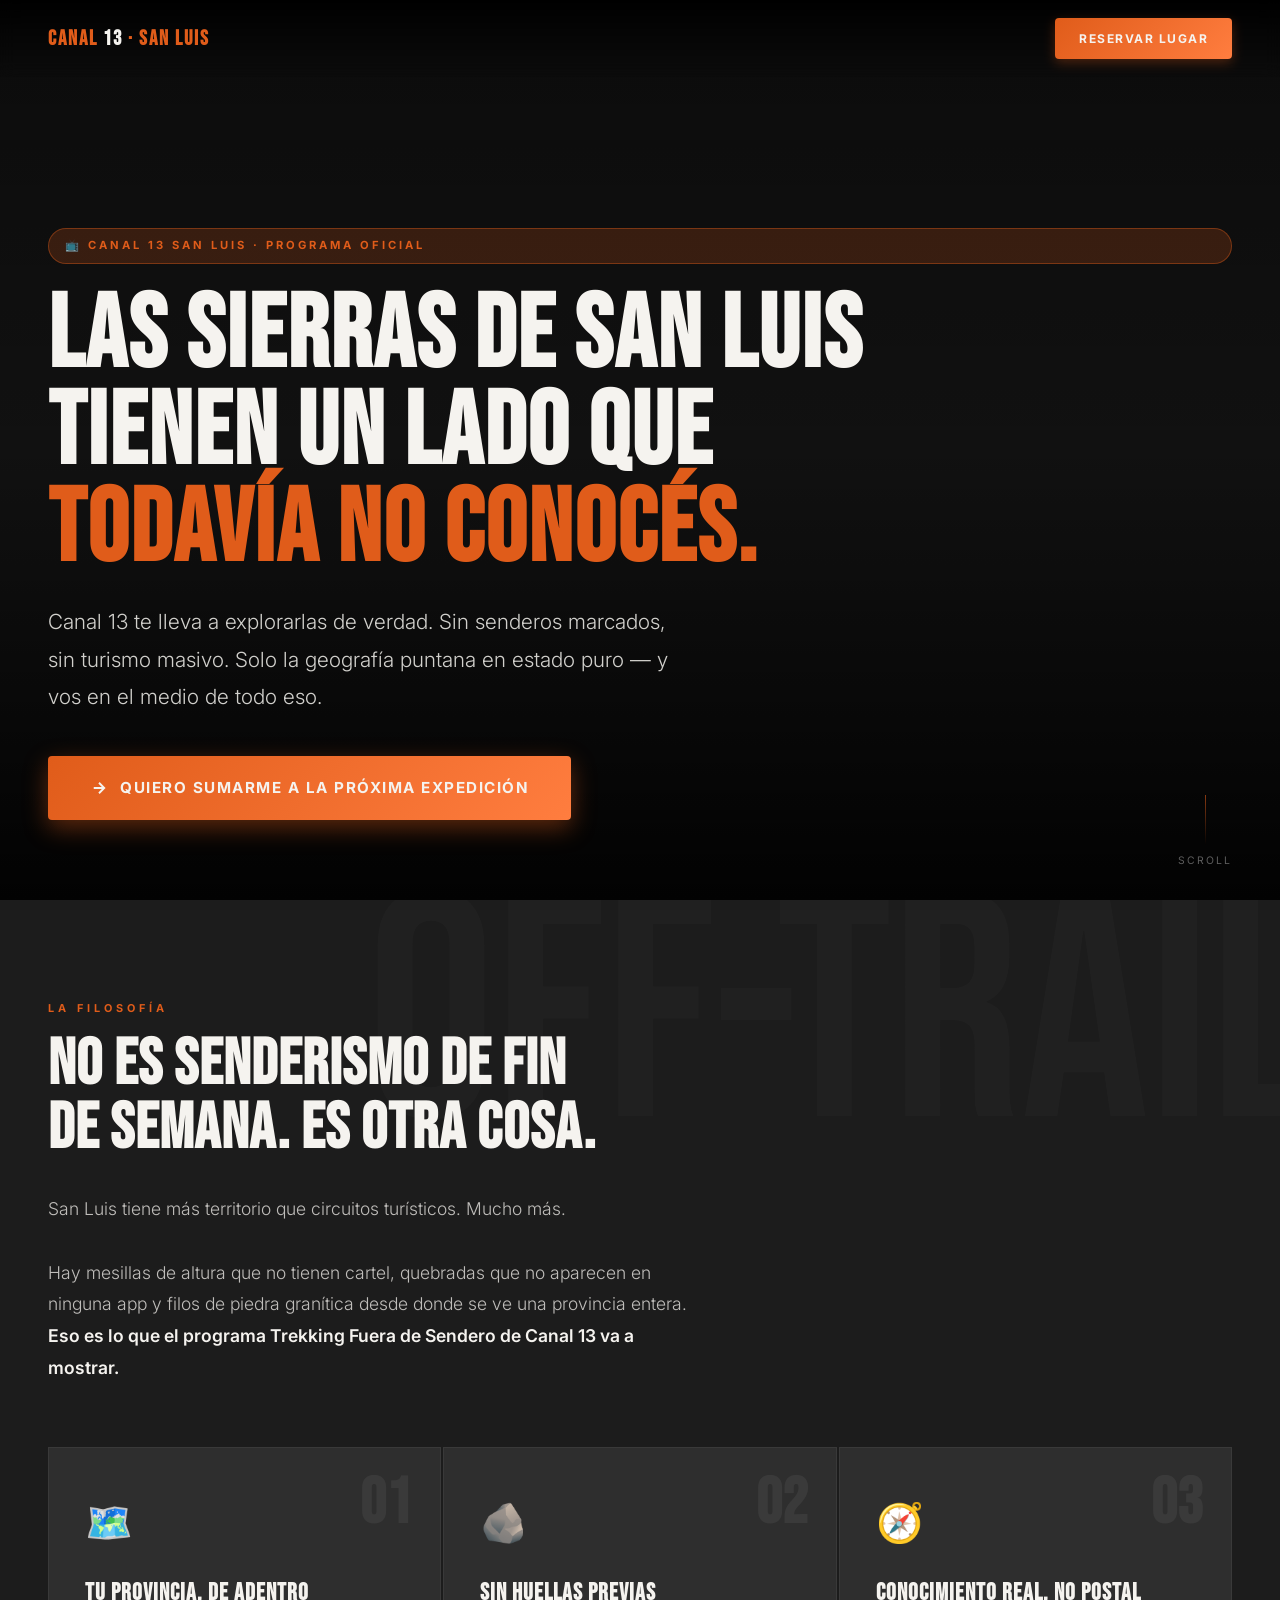
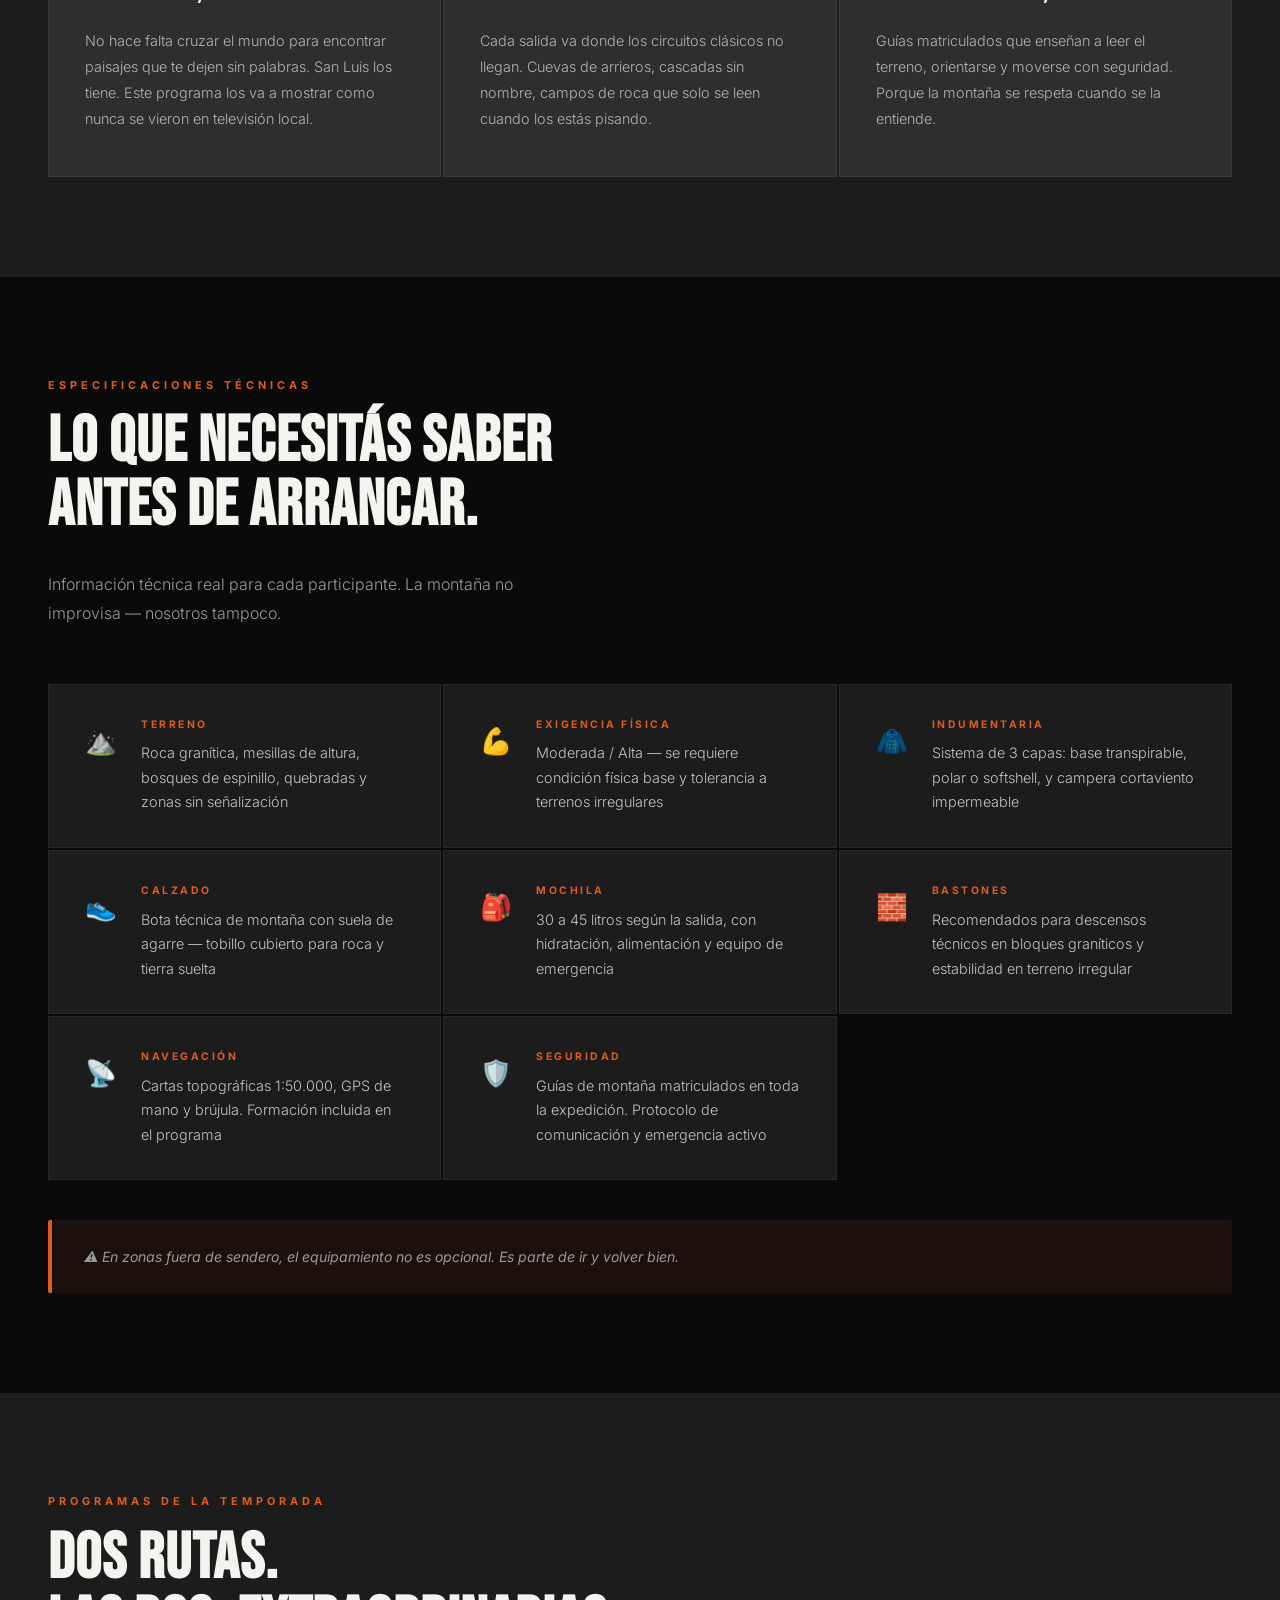
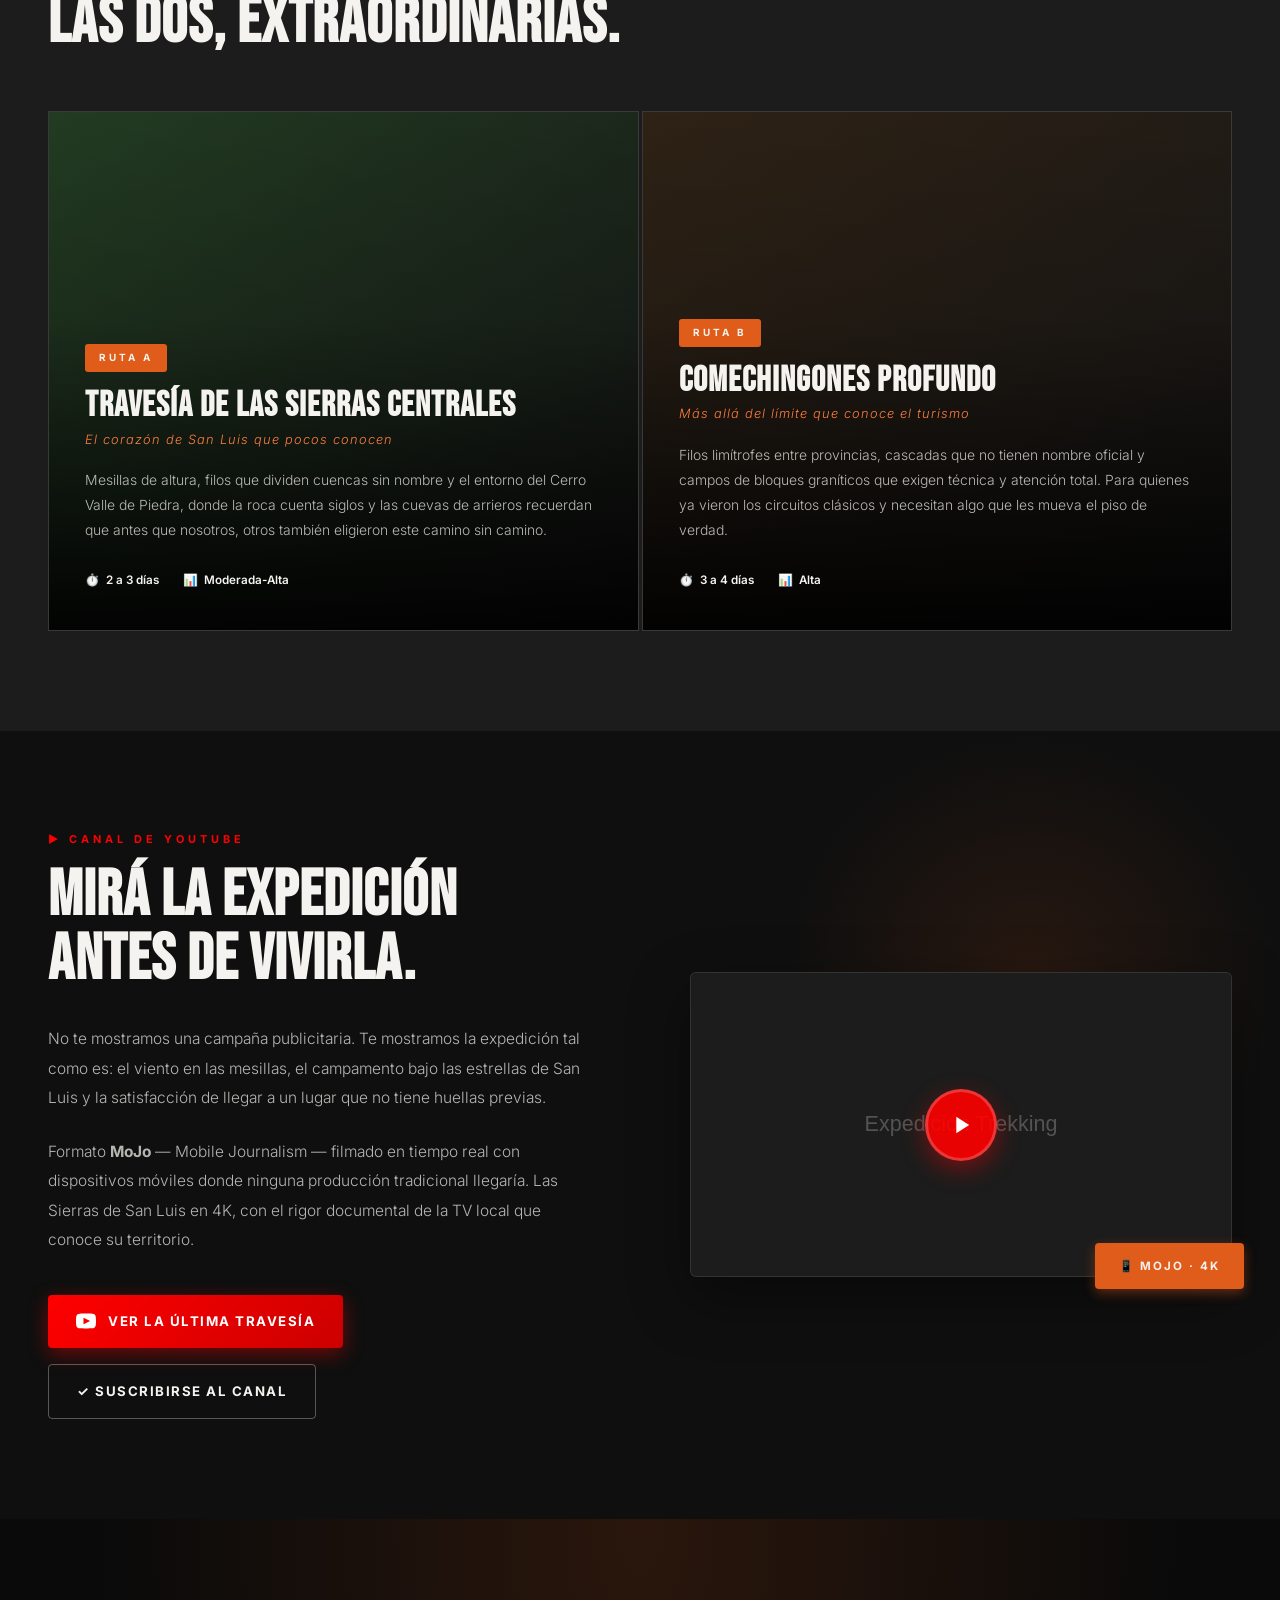
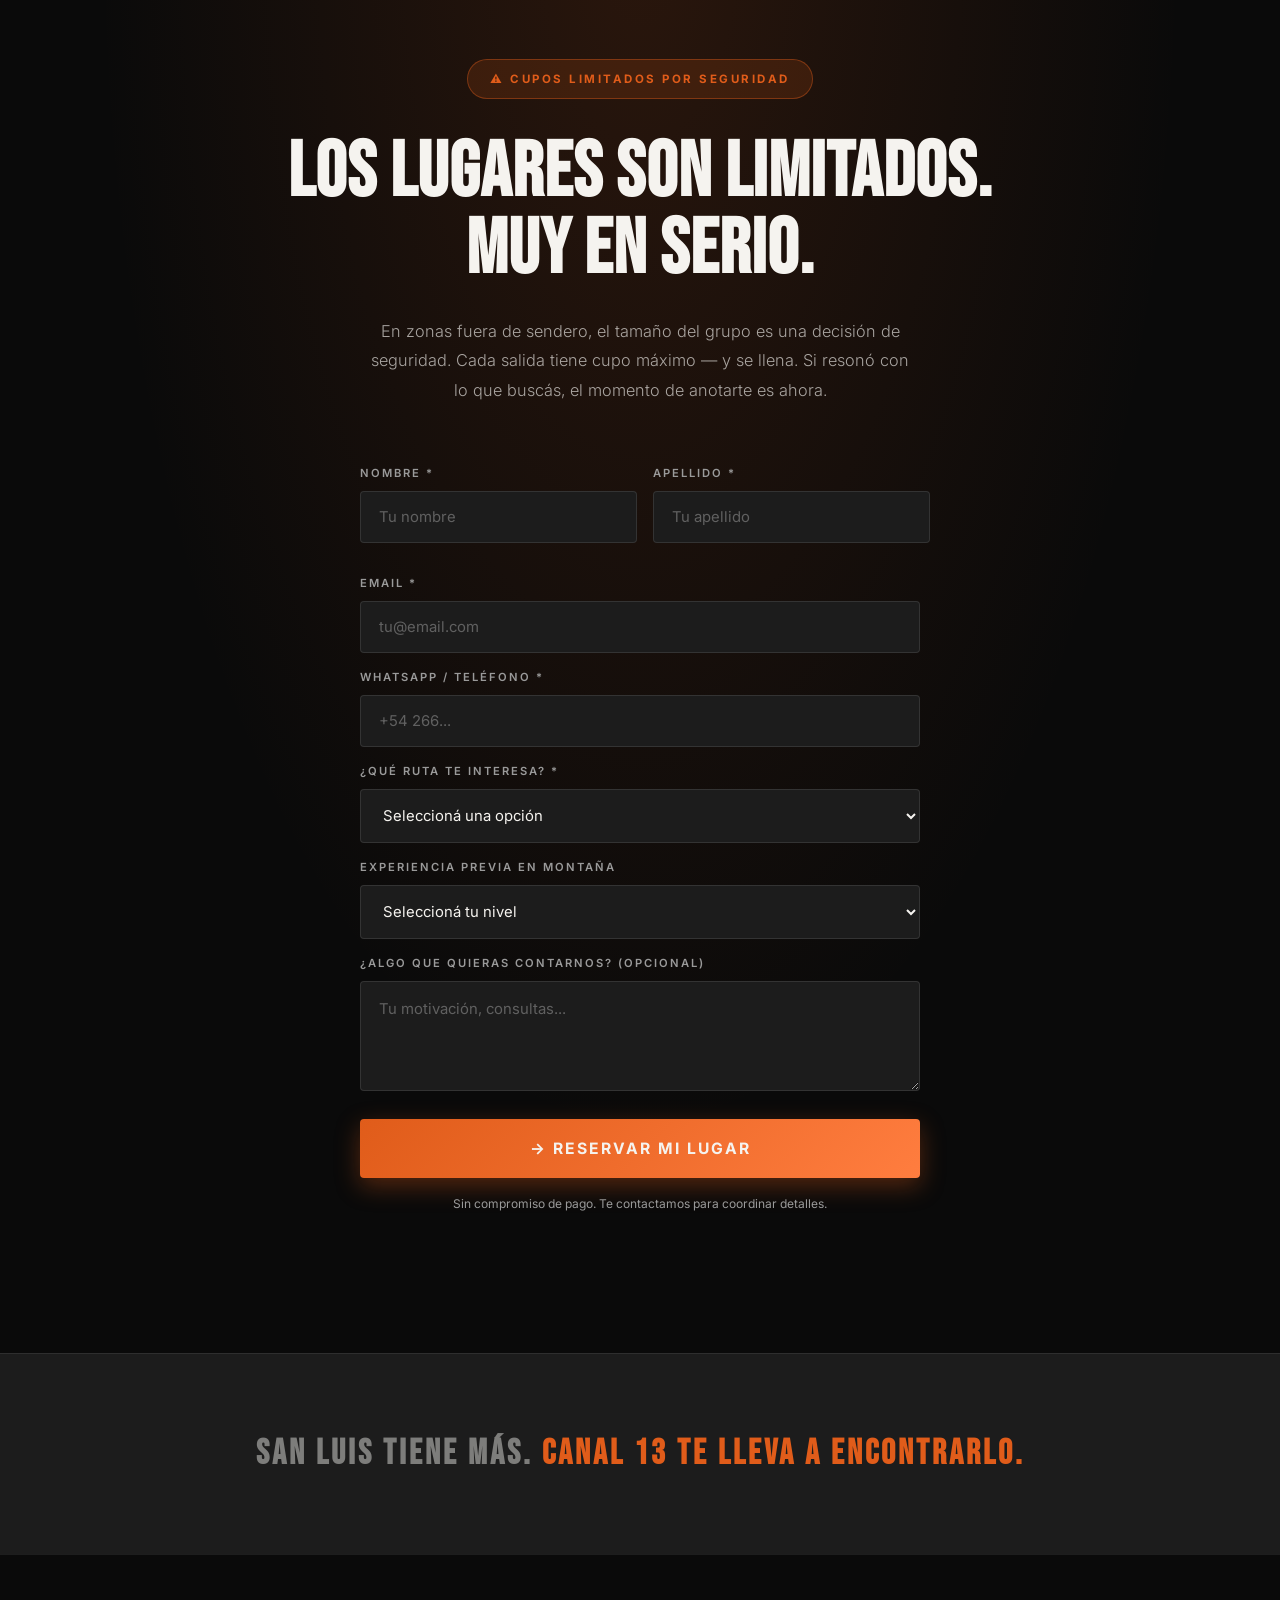
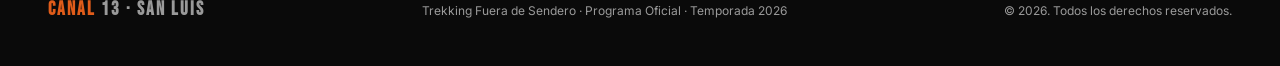
<file: index.html>
<!DOCTYPE html>
<html lang="es">
<head>
  <!-- Meta Esenciales -->
  <meta charset="UTF-8" />
  <meta name="viewport" content="width=device-width, initial-scale=1.0, viewport-fit=cover" />
  <meta http-equiv="X-UA-Compatible" content="IE=edge" />
  <meta name="theme-color" content="#0a0a0a" />
  
  <!-- SEO Premium -->
  <title>Trekking Fuera de Sendero | Canal 13 San Luis - Expediciones Off-Trail</title>
  <meta name="description" content="Expediciones de trekking off-trail en las Sierras de San Luis. Guías matriculados, terreno sin senderos, máxima seguridad. Cupos limitados 2026." />
  <meta name="keywords" content="trekking, montaña, senderismo, San Luis, expedición, off-trail, sierras, outdoor" />
  <meta name="author" content="Canal 13 San Luis" />
  <meta name="robots" content="index, follow, max-snippet:-1, max-image-preview:large, max-video-preview:-1" />
  
  <!-- Open Graph -->
  <meta property="og:type" content="website" />
  <meta property="og:title" content="Trekking Fuera de Sendero — Canal 13 San Luis" />
  <meta property="og:description" content="Expediciones de montaña en las Sierras de San Luis. Sin senderos marcados. Con guías profesionales." />
  <meta property="og:image" content="https://tu-dominio.com/og-image-1200x630.jpg" />
  <meta property="og:url" content="https://tu-dominio.com/" />
  
  <!-- Twitter Card -->
  <meta name="twitter:card" content="summary_large_image" />
  <meta name="twitter:title" content="Trekking Fuera de Sendero" />
  <meta name="twitter:description" content="Expediciones en las Sierras de San Luis" />
  
  <!-- Favicon -->
  <link rel="icon" type="image/x-icon" href="/favicon.ico" />
  <link rel="apple-touch-icon" href="/apple-touch-icon-180x180.png" />
  
  <!-- Fuentes -->
  <link rel="preconnect" href="https://fonts.googleapis.com" crossorigin />
  <link href="https://fonts.googleapis.com/css2?family=Bebas+Neue&family=Inter:wght@300;400;500;600;700&display=swap" rel="stylesheet" />
  
  <!-- Canonical -->
  <link rel="canonical" href="https://tu-dominio.com/" />
  
  <!-- Schema.org JSON-LD -->
  <script type="application/ld+json">
  {
    "@context": "https://schema.org",
    "@type": "TouristAttraction",
    "name": "Trekking Fuera de Sendero - Canal 13 San Luis",
    "description": "Expediciones de trekking off-trail en las Sierras de San Luis",
    "url": "https://tu-dominio.com",
    "areaServed": "San Luis",
    "organizer": {
      "@type": "Organization",
      "name": "Canal 13 San Luis"
    }
  }
  </script>

  <link rel="stylesheet" href="css/styles.css" />
</head>
<body>

  <nav role="navigation" aria-label="Navegación principal">
    <div class="nav-logo">CANAL <span>13</span> · SAN LUIS</div>
    <a href="#reserva" class="nav-cta">Reservar lugar</a>
  </nav>

  <section class="hero" aria-label="Sección de bienvenida">
    <div class="hero-bg"></div>
    <div class="hero-badge">📺 Canal 13 San Luis · Programa Oficial</div>
    <h1>Las Sierras de San Luis tienen un lado que <span>todavía no conocés.</span></h1>
    <p class="hero-sub">
      Canal 13 te lleva a explorarlas de verdad. Sin senderos marcados, sin turismo masivo.
      Solo la geografía puntana en estado puro — y vos en el medio de todo eso.
    </p>
    <a href="#reserva" class="hero-cta">
      <svg viewBox="0 0 24 24" fill="none" stroke="currentColor" stroke-width="2.5" aria-hidden="true"><path d="M5 12h14M12 5l7 7-7 7"/></svg>
      Quiero sumarme a la próxima expedición
    </a>
    <div class="hero-scroll" aria-hidden="true">
      <div class="hero-scroll-line"></div>
      scroll
    </div>
  </section>

  <section class="mistica" aria-label="Filosofía del programa">
    <div class="section-label">La filosofía</div>
    <h2>No es senderismo de fin<br>de semana. Es otra cosa.</h2>
    <p class="mistica-intro">
      San Luis tiene más territorio que circuitos turísticos. Mucho más.<br><br>
      Hay mesillas de altura que no tienen cartel, quebradas que no aparecen en ninguna app
      y filos de piedra granítica desde donde se ve una provincia entera.
      <strong>Eso es lo que el programa Trekking Fuera de Sendero de Canal 13 va a mostrar.</strong>
    </p>
    <div class="pillars">
      <div class="pillar">
        <div class="pillar-number" aria-hidden="true">01</div>
        <span class="pillar-icon" aria-hidden="true">🗺️</span>
        <h3>Tu provincia, de adentro</h3>
        <p>No hace falta cruzar el mundo para encontrar paisajes que te dejen sin palabras. San Luis los tiene. Este programa los va a mostrar como nunca se vieron en televisión local.</p>
      </div>
      <div class="pillar">
        <div class="pillar-number" aria-hidden="true">02</div>
        <span class="pillar-icon" aria-hidden="true">🪨</span>
        <h3>Sin huellas previas</h3>
        <p>Cada salida va donde los circuitos clásicos no llegan. Cuevas de arrieros, cascadas sin nombre, campos de roca que solo se leen cuando los estás pisando.</p>
      </div>
      <div class="pillar">
        <div class="pillar-number" aria-hidden="true">03</div>
        <span class="pillar-icon" aria-hidden="true">🧭</span>
        <h3>Conocimiento real, no postal</h3>
        <p>Guías matriculados que enseñan a leer el terreno, orientarse y moverse con seguridad. Porque la montaña se respeta cuando se la entiende.</p>
      </div>
    </div>
  </section>

  <section class="specs" aria-label="Especificaciones técnicas">
    <div class="section-label">Especificaciones técnicas</div>
    <h2>Lo que necesitás saber<br>antes de arrancar.</h2>
    <p class="specs-lead">Información técnica real para cada participante. La montaña no improvisa — nosotros tampoco.</p>
    <div class="specs-grid">
      <div class="spec-item">
        <div class="spec-icon" aria-hidden="true">⛰️</div>
        <div>
          <span class="spec-key">Terreno</span>
          <div class="spec-val">Roca granítica, mesillas de altura, bosques de espinillo, quebradas y zonas sin señalización</div>
        </div>
      </div>
      <div class="spec-item">
        <div class="spec-icon" aria-hidden="true">💪</div>
        <div>
          <span class="spec-key">Exigencia física</span>
          <div class="spec-val">Moderada / Alta — se requiere condición física base y tolerancia a terrenos irregulares</div>
        </div>
      </div>
      <div class="spec-item">
        <div class="spec-icon" aria-hidden="true">🧥</div>
        <div>
          <span class="spec-key">Indumentaria</span>
          <div class="spec-val">Sistema de 3 capas: base transpirable, polar o softshell, y campera cortaviento impermeable</div>
        </div>
      </div>
      <div class="spec-item">
        <div class="spec-icon" aria-hidden="true">👟</div>
        <div>
          <span class="spec-key">Calzado</span>
          <div class="spec-val">Bota técnica de montaña con suela de agarre — tobillo cubierto para roca y tierra suelta</div>
        </div>
      </div>
      <div class="spec-item">
        <div class="spec-icon" aria-hidden="true">🎒</div>
        <div>
          <span class="spec-key">Mochila</span>
          <div class="spec-val">30 a 45 litros según la salida, con hidratación, alimentación y equipo de emergencia</div>
        </div>
      </div>
      <div class="spec-item">
        <div class="spec-icon" aria-hidden="true">🧱</div>
        <div>
          <span class="spec-key">Bastones</span>
          <div class="spec-val">Recomendados para descensos técnicos en bloques graníticos y estabilidad en terreno irregular</div>
        </div>
      </div>
      <div class="spec-item">
        <div class="spec-icon" aria-hidden="true">📡</div>
        <div>
          <span class="spec-key">Navegación</span>
          <div class="spec-val">Cartas topográficas 1:50.000, GPS de mano y brújula. Formación incluida en el programa</div>
        </div>
      </div>
      <div class="spec-item">
        <div class="spec-icon" aria-hidden="true">🛡️</div>
        <div>
          <span class="spec-key">Seguridad</span>
          <div class="spec-val">Guías de montaña matriculados en toda la expedición. Protocolo de comunicación y emergencia activo</div>
        </div>
      </div>
    </div>
    <div class="specs-nota">⚠️ En zonas fuera de sendero, el equipamiento no es opcional. Es parte de ir y volver bien.</div>
  </section>

  <section class="rutas" aria-label="Programas disponibles">
    <div class="section-label">Programas de la temporada</div>
    <h2>Dos rutas.<br>Las dos, extraordinarias.</h2>
    <div class="rutas-grid">
      <article class="ruta-card">
        <div class="ruta-card-bg" style="background: linear-gradient(135deg, #2a4a2a, #1c1c1c);"></div>
        <div class="ruta-card-overlay"></div>
        <div class="ruta-card-content">
          <div class="ruta-tag">RUTA A</div>
          <h3>Travesía de las Sierras Centrales</h3>
          <div class="ruta-sub">El corazón de San Luis que pocos conocen</div>
          <p class="ruta-desc">Mesillas de altura, filos que dividen cuencas sin nombre y el entorno del Cerro Valle de Piedra, donde la roca cuenta siglos y las cuevas de arrieros recuerdan que antes que nosotros, otros también eligieron este camino sin camino.</p>
          <div class="ruta-meta">
            <div class="ruta-meta-item">⏱️ <span>2 a 3 días</span></div>
            <div class="ruta-meta-item">📊 <span>Moderada-Alta</span></div>
          </div>
        </div>
      </article>

      <article class="ruta-card">
        <div class="ruta-card-bg" style="background: linear-gradient(135deg, #3a2a1a, #1c1c1c);"></div>
        <div class="ruta-card-overlay"></div>
        <div class="ruta-card-content">
          <div class="ruta-tag">RUTA B</div>
          <h3>Comechingones Profundo</h3>
          <div class="ruta-sub">Más allá del límite que conoce el turismo</div>
          <p class="ruta-desc">Filos limítrofes entre provincias, cascadas que no tienen nombre oficial y campos de bloques graníticos que exigen técnica y atención total. Para quienes ya vieron los circuitos clásicos y necesitan algo que les mueva el piso de verdad.</p>
          <div class="ruta-meta">
            <div class="ruta-meta-item">⏱️ <span>3 a 4 días</span></div>
            <div class="ruta-meta-item">📊 <span>Alta</span></div>
          </div>
        </div>
      </article>
    </div>
  </section>

  <section class="youtube-section" aria-label="Canal de YouTube">
    <div class="youtube-inner">
      <div class="yt-text">
        <span class="section-label">▶ Canal de YouTube</span>
        <h2>Mirá la expedición<br>antes de vivirla.</h2>
        <p>
          No te mostramos una campaña publicitaria. Te mostramos la expedición tal como es:
          el viento en las mesillas, el campamento bajo las estrellas de San Luis y la
          satisfacción de llegar a un lugar que no tiene huellas previas.
        </p>
        <p>
          Formato <strong>MoJo</strong> — Mobile Journalism — filmado en tiempo real con dispositivos
          móviles donde ninguna producción tradicional llegaría. Las Sierras de San Luis en 4K,
          con el rigor documental de la TV local que conoce su territorio.
        </p>
        <div class="yt-buttons">
          <a href="https://www.youtube.com/@canal13sanluis" target="_blank" rel="noopener noreferrer" class="btn-yt btn-yt-primary">
            <svg width="20" height="20" viewBox="0 0 24 24" fill="currentColor" aria-hidden="true"><path d="M19.615 3.184c-3.604-.246-11.631-.245-15.23 0-3.897.266-4.356 2.62-4.385 8.816.029 6.185.484 8.549 4.385 8.816 3.6.245 11.626.246 15.23 0 3.897-.266 4.356-2.62 4.385-8.816-.029-6.185-.484-8.549-4.385-8.816zm-10.615 12.816v-8l8 3.993-8 4.007z"/></svg>
            Ver la última travesía
          </a>
          <a href="https://www.youtube.com/@canal13sanluis?sub_confirmation=1" target="_blank" rel="noopener noreferrer" class="btn-yt btn-yt-secondary">
            ✓ Suscribirse al canal
          </a>
        </div>
      </div>
      <div class="yt-visual">
        <div class="yt-thumb">
          <img src="assets/placeholder-video.svg" alt="Expedición Trekking" loading="lazy" width="1200" height="675" />
          <div class="yt-play">
            <div class="yt-play-btn">
              <svg width="28" height="28" viewBox="0 0 24 24" fill="white" aria-hidden="true"><path d="M8 5v14l11-7z"/></svg>
            </div>
          </div>
        </div>
        <div class="yt-mojo-badge">📱 MoJo · 4K</div>
      </div>
    </div>
  </section>

  <section class="cierre" id="reserva" aria-label="Formulario de reserva">
    <div class="cierre-badge">⚠️ Cupos limitados por seguridad</div>
    <h2>Los lugares son limitados.<br>Muy en serio.</h2>
    <p class="cierre-sub">
      En zonas fuera de sendero, el tamaño del grupo es una decisión de seguridad.
      Cada salida tiene cupo máximo — y se llena. Si resonó con lo que buscás, el momento de anotarte es ahora.
    </p>

    <div class="form-wrap">
      <form id="reservaForm" method="POST" action="https://formspree.io/f/YOUR-FORM-ID" novalidate>
        <div class="form-row">
          <div class="form-field">
            <label for="nombre">Nombre *</label>
            <input type="text" id="nombre" name="nombre" placeholder="Tu nombre" required minlength="2" />
          </div>
          <div class="form-field">
            <label for="apellido">Apellido *</label>
            <input type="text" id="apellido" name="apellido" placeholder="Tu apellido" required minlength="2" />
          </div>
        </div>
        <div class="form-field">
          <label for="email">Email *</label>
          <input type="email" id="email" name="email" placeholder="tu@email.com" required />
        </div>
        <div class="form-field">
          <label for="telefono">WhatsApp / Teléfono *</label>
          <input type="tel" id="telefono" name="telefono" placeholder="+54 266..." required />
        </div>
        <div class="form-field">
          <label for="ruta">¿Qué ruta te interesa? *</label>
          <select id="ruta" name="ruta" required>
            <option value="">Seleccioná una opción</option>
            <option value="ruta-a">Ruta A — Sierras Centrales (2-3 días)</option>
            <option value="ruta-b">Ruta B — Comechingones (3-4 días)</option>
            <option value="ambas">Información de ambas</option>
          </select>
        </div>
        <div class="form-field">
          <label for="experiencia">Experiencia previa en montaña</label>
          <select id="experiencia" name="experiencia">
            <option value="">Seleccioná tu nivel</option>
            <option value="principiante">Estoy empezando</option>
            <option value="intermedio">Hago trekking habitualmente</option>
            <option value="avanzado">Experiencia en terreno técnico</option>
          </select>
        </div>
        <div class="form-field">
          <label for="mensaje">¿Algo que quieras contarnos? (opcional)</label>
          <textarea id="mensaje" name="mensaje" placeholder="Tu motivación, consultas..."></textarea>
        </div>
        <button type="submit" class="form-submit">→ Reservar mi lugar</button>
      </form>
      <div class="form-nota">Sin compromiso de pago. Te contactamos para coordinar detalles.</div>
      <div class="success-msg" id="successMsg" role="status" aria-live="polite">
        ✅ ¡Recibimos tu solicitud! Te contactamos a la brevedad. ¡Nos vemos en la montaña!
      </div>
      <div class="error-msg" id="errorMsg" role="alert" aria-live="polite"></div>
    </div>
  </section>

  <div class="tagline-final">
    <p>San Luis tiene más. <span>Canal 13 te lleva a encontrarlo.</span></p>
  </div>

  <footer role="contentinfo">
    <div class="footer-logo">CANAL <span>13 · SAN LUIS</span></div>
    <p>Trekking Fuera de Sendero · Programa Oficial · Temporada 2026</p>
    <p>© 2026. Todos los derechos reservados.</p>
  </footer>

  <script src="js/main.js"></script>
</body>
</html>
</file>
<file: css/styles.css>
:root {
  --negro: #0a0a0a;
  --blanco: #f5f3ef;
  --naranja: #e05c1a;
  --naranja-oscuro: #b84a10;
  --naranja-claro: #ff7d3f;
  --gris: #1c1c1c;
  --gris-medio: #2e2e2e;
  --gris-texto: #9a9a9a;
  
  --font-display: 'Bebas Neue', 'Arial Black', sans-serif;
  --font-body: 'Inter', -apple-system, BlinkMacSystemFont, 'Segoe UI', sans-serif;
  
  --transition-fast: 0.2s ease;
  --transition-smooth: 0.5s ease;
}

* { margin: 0; padding: 0; box-sizing: border-box; }
html { scroll-behavior: smooth; scroll-padding-top: 80px; }
body {
  background-color: var(--negro);
  color: var(--blanco);
  font-family: var(--font-body);
  line-height: 1.6;
  overflow-x: hidden;
  -webkit-font-smoothing: antialiased;
}

/* ─── NAV ─── */
nav {
  position: fixed;
  top: 0; left: 0; right: 0;
  z-index: 100;
  display: flex;
  align-items: center;
  justify-content: space-between;
  padding: 18px 48px;
  background: linear-gradient(to bottom, rgba(0,0,0,0.95), transparent);
  backdrop-filter: blur(8px);
  transition: padding var(--transition-fast);
}

nav.scrolled {
  padding: 12px 48px;
  background: rgba(0,0,0,0.98);
}

.nav-logo {
  font-family: var(--font-display);
  font-size: 1.3rem;
  letter-spacing: 2px;
  color: var(--naranja);
  font-weight: 700;
}

.nav-logo span { color: var(--blanco); }

.nav-cta {
  background: linear-gradient(135deg, var(--naranja), var(--naranja-claro));
  color: var(--blanco);
  padding: 11px 24px;
  border-radius: 4px;
  font-size: 0.75rem;
  font-weight: 700;
  letter-spacing: 1.5px;
  text-transform: uppercase;
  text-decoration: none;
  border: none;
  cursor: pointer;
  transition: all var(--transition-fast);
  box-shadow: 0 4px 12px rgba(224,92,26,0.3);
}

.nav-cta:hover {
  background: linear-gradient(135deg, var(--naranja-oscuro), var(--naranja));
  box-shadow: 0 6px 16px rgba(224,92,26,0.5);
  transform: translateY(-2px);
}

/* ─── HERO ─── */
.hero {
  position: relative;
  min-height: 100vh;
  display: flex;
  flex-direction: column;
  justify-content: flex-end;
  padding: 0 48px 80px;
  overflow: hidden;
}

.hero-bg {
  position: absolute;
  inset: 0;
  background: linear-gradient(to top, rgba(0,0,0,0.93) 0%, rgba(0,0,0,0.4) 50%, rgba(0,0,0,0.6) 100%), #1c1c1c;
  z-index: 0;
  will-change: transform;
}

.hero-badge {
  display: inline-flex;
  align-items: center;
  gap: 8px;
  background: rgba(224,92,26,0.2);
  border: 1px solid rgba(224,92,26,0.4);
  color: var(--naranja);
  font-size: 0.7rem;
  font-weight: 700;
  letter-spacing: 3px;
  text-transform: uppercase;
  padding: 8px 16px;
  border-radius: 24px;
  margin-bottom: 24px;
  position: relative;
  z-index: 1;
  animation: fadeInUp 0.8s ease-out 0.2s both;
}

.hero h1 {
  font-family: var(--font-display);
  font-size: clamp(3rem, 8vw, 7rem);
  line-height: 0.95;
  letter-spacing: 2px;
  max-width: 900px;
  position: relative;
  z-index: 1;
  margin-bottom: 24px;
  animation: fadeInUp 0.8s ease-out 0.4s both;
  font-weight: 700;
}

.hero h1 span { color: var(--naranja); }

.hero-sub {
  font-size: clamp(1rem, 1.8vw, 1.3rem);
  color: rgba(245,243,239,0.85);
  max-width: 620px;
  position: relative;
  z-index: 1;
  margin-bottom: 40px;
  font-weight: 300;
  line-height: 1.8;
  animation: fadeInUp 0.8s ease-out 0.6s both;
}

.hero-cta {
  display: inline-flex;
  align-items: center;
  gap: 12px;
  background: linear-gradient(135deg, var(--naranja), var(--naranja-claro));
  color: var(--blanco);
  padding: 20px 42px;
  font-size: 0.95rem;
  font-weight: 700;
  letter-spacing: 1.5px;
  text-transform: uppercase;
  text-decoration: none;
  border-radius: 4px;
  position: relative;
  z-index: 1;
  transition: all var(--transition-fast);
  width: fit-content;
  border: none;
  cursor: pointer;
  box-shadow: 0 8px 24px rgba(224,92,26,0.4);
  animation: fadeInUp 0.8s ease-out 0.8s both;
}

.hero-cta:hover {
  background: linear-gradient(135deg, var(--naranja-oscuro), var(--naranja));
  box-shadow: 0 12px 32px rgba(224,92,26,0.6);
  transform: translateY(-3px);
}

.hero-cta svg { width: 18px; height: 18px; }

.hero-scroll {
  position: absolute;
  bottom: 30px;
  right: 48px;
  z-index: 1;
  display: flex;
  flex-direction: column;
  align-items: center;
  gap: 8px;
  color: var(--gris-texto);
  font-size: 0.65rem;
  letter-spacing: 2px;
  text-transform: uppercase;
  opacity: 0.6;
}

.hero-scroll-line {
  width: 1px;
  height: 50px;
  background: linear-gradient(to bottom, var(--naranja), transparent);
  animation: scroll-pulse 2s ease-in-out infinite;
}

@keyframes fadeInUp {
  from { opacity: 0; transform: translateY(30px); }
  to { opacity: 1; transform: translateY(0); }
}

@keyframes scroll-pulse {
  0%, 100% { opacity: 0.3; }
  50% { opacity: 1; }
}

/* ─── SECTION BASE ─── */
section { padding: 100px 48px; position: relative; }

.section-label {
  font-size: 0.68rem;
  font-weight: 700;
  letter-spacing: 4px;
  text-transform: uppercase;
  color: var(--naranja);
  margin-bottom: 16px;
  display: block;
}

h2 {
  font-family: var(--font-display);
  font-size: clamp(2.2rem, 5vw, 4rem);
  letter-spacing: 1px;
  line-height: 1;
  margin-bottom: 32px;
  font-weight: 700;
}

/* ─── MÍSTICA ─── */
.mistica {
  background: var(--gris);
  position: relative;
  overflow: hidden;
}

.mistica::before {
  content: 'OFF-TRAIL';
  position: absolute;
  top: -40px;
  right: -40px;
  font-family: var(--font-display);
  font-size: 20rem;
  color: rgba(255,255,255,0.02);
  line-height: 1;
  pointer-events: none;
  z-index: 0;
}

.mistica-intro {
  font-size: 1.1rem;
  color: rgba(245,243,239,0.75);
  max-width: 650px;
  margin-bottom: 64px;
  font-weight: 300;
  line-height: 1.8;
  position: relative;
  z-index: 1;
}

.mistica-intro strong { color: var(--blanco); font-weight: 600; }

.pillars {
  display: grid;
  grid-template-columns: repeat(auto-fit, minmax(280px, 1fr));
  gap: 2px;
  position: relative;
  z-index: 1;
}

.pillar {
  background: var(--gris-medio);
  padding: 44px 36px;
  position: relative;
  transition: all var(--transition-fast);
  border: 1px solid rgba(255,255,255,0.05);
}

.pillar:hover {
  background: #3a3a3a;
  transform: translateY(-4px);
  border-color: rgba(224,92,26,0.3);
}

.pillar-icon {
  font-size: 2.4rem;
  margin-bottom: 20px;
  display: block;
}

.pillar h3 {
  font-family: var(--font-display);
  font-size: 1.5rem;
  letter-spacing: 1px;
  margin-bottom: 16px;
  color: var(--blanco);
  font-weight: 700;
}

.pillar p {
  font-size: 0.9rem;
  color: rgba(245,243,239,0.68);
  line-height: 1.8;
  font-weight: 300;
}

.pillar-number {
  position: absolute;
  top: 24px;
  right: 28px;
  font-family: var(--font-display);
  font-size: 4rem;
  color: rgba(255,255,255,0.06);
  line-height: 1;
  font-weight: 700;
}

/* ─── SPECS ─── */
.specs { background: var(--negro); }

.specs-lead {
  font-size: 1rem;
  color: var(--gris-texto);
  max-width: 520px;
  margin-bottom: 56px;
  font-weight: 300;
  line-height: 1.8;
}

.specs-grid {
  display: grid;
  grid-template-columns: repeat(auto-fit, minmax(320px, 1fr));
  gap: 2px;
  margin-bottom: 32px;
}

.spec-item {
  background: var(--gris);
  padding: 32px 36px;
  display: flex;
  gap: 24px;
  align-items: flex-start;
  transition: all var(--transition-fast);
  border: 1px solid rgba(255,255,255,0.05);
  position: relative;
  overflow: hidden;
}

.spec-item::before {
  content: '';
  position: absolute;
  left: 0;
  top: 0;
  width: 3px;
  height: 0;
  background: var(--naranja);
  transition: height var(--transition-smooth);
}

.spec-item:hover {
  background: var(--gris-medio);
  transform: translateX(4px);
  border-color: rgba(224,92,26,0.3);
}

.spec-item:hover::before { height: 100%; }

.spec-icon {
  font-size: 1.6rem;
  flex-shrink: 0;
  margin-top: 4px;
}

.spec-key {
  font-size: 0.65rem;
  font-weight: 700;
  letter-spacing: 2.5px;
  text-transform: uppercase;
  color: var(--naranja);
  margin-bottom: 8px;
  display: block;
}

.spec-val {
  font-size: 0.9rem;
  color: rgba(245,243,239,0.78);
  font-weight: 300;
  line-height: 1.7;
}

.specs-nota {
  margin-top: 40px;
  padding: 24px 32px;
  border-left: 4px solid var(--naranja);
  background: rgba(224,92,26,0.08);
  font-size: 0.88rem;
  color: var(--gris-texto);
  font-style: italic;
  line-height: 1.8;
  border-radius: 2px;
}

/* ─── RUTAS ─── */
.rutas { background: var(--gris); }

.rutas-grid {
  display: grid;
  grid-template-columns: repeat(auto-fit, minmax(360px, 1fr));
  gap: 3px;
  margin-top: 56px;
}

.ruta-card {
  position: relative;
  min-height: 520px;
  overflow: hidden;
  display: flex;
  flex-direction: column;
  justify-content: flex-end;
  padding: 40px 36px;
  cursor: pointer;
  background: var(--gris-medio);
  border: 1px solid rgba(255,255,255,0.05);
  transition: all var(--transition-smooth);
}

.ruta-card:hover {
  border-color: rgba(224,92,26,0.5);
}

.ruta-card-bg {
  position: absolute;
  inset: 0;
  background-size: cover;
  background-position: center;
  transition: transform 0.8s ease;
  z-index: 0;
}

.ruta-card:hover .ruta-card-bg {
  transform: scale(1.06);
}

.ruta-card-overlay {
  position: absolute;
  inset: 0;
  background: linear-gradient(to top, rgba(0,0,0,0.94) 0%, rgba(0,0,0,0.3) 60%, rgba(0,0,0,0.2) 100%);
  z-index: 0.5;
}

.ruta-card-content {
  position: relative;
  z-index: 1;
}

.ruta-tag {
  display: inline-flex;
  align-items: center;
  gap: 6px;
  background: var(--naranja);
  color: var(--blanco);
  font-size: 0.62rem;
  font-weight: 700;
  letter-spacing: 3px;
  text-transform: uppercase;
  padding: 6px 14px;
  border-radius: 3px;
  margin-bottom: 16px;
}

.ruta-card h3 {
  font-family: var(--font-display);
  font-size: 2.2rem;
  letter-spacing: 1px;
  margin-bottom: 6px;
  line-height: 1;
  font-weight: 700;
}

.ruta-sub {
  font-size: 0.8rem;
  color: var(--naranja-claro);
  letter-spacing: 1px;
  margin-bottom: 18px;
  font-style: italic;
  font-weight: 300;
}

.ruta-desc {
  font-size: 0.87rem;
  color: rgba(245,243,239,0.75);
  line-height: 1.8;
  margin-bottom: 28px;
  font-weight: 300;
}

.ruta-meta {
  display: flex;
  gap: 24px;
  flex-wrap: wrap;
}

.ruta-meta-item {
  font-size: 0.73rem;
  color: var(--gris-texto);
  display: flex;
  align-items: center;
  gap: 6px;
}

.ruta-meta-item span {
  color: var(--blanco);
  font-weight: 600;
}

/* ─── YOUTUBE ─── */
.youtube-section {
  background: #0f0f0f;
  position: relative;
  overflow: hidden;
}

.youtube-section::after {
  content: '';
  position: absolute;
  top: 0;
  right: 0;
  width: 500px;
  height: 500px;
  background: radial-gradient(circle, rgba(224,92,26,0.12), transparent 70%);
  pointer-events: none;
  z-index: 0;
}

.youtube-inner {
  display: grid;
  grid-template-columns: 1fr 1fr;
  gap: 100px;
  align-items: center;
  position: relative;
  z-index: 1;
}

.yt-text .section-label { color: #ff0000; }

.yt-text p {
  font-size: 0.97rem;
  color: rgba(245,243,239,0.73);
  line-height: 1.9;
  margin-bottom: 24px;
  font-weight: 300;
}

.yt-buttons {
  display: flex;
  flex-direction: column;
  gap: 16px;
  margin-top: 40px;
}

.btn-yt {
  display: inline-flex;
  align-items: center;
  justify-content: center;
  gap: 12px;
  padding: 16px 28px;
  font-size: 0.83rem;
  font-weight: 700;
  letter-spacing: 1.5px;
  text-transform: uppercase;
  text-decoration: none;
  border-radius: 4px;
  transition: all var(--transition-fast);
  width: fit-content;
  border: none;
  cursor: pointer;
}

.btn-yt-primary {
  background: linear-gradient(135deg, #ff0000, #cc0000);
  color: #fff;
  box-shadow: 0 6px 20px rgba(255,0,0,0.4);
}

.btn-yt-primary:hover {
  background: linear-gradient(135deg, #ff2222, #dd0000);
  box-shadow: 0 8px 28px rgba(255,0,0,0.5);
  transform: translateY(-2px);
}

.btn-yt-secondary {
  background: transparent;
  color: var(--blanco);
  border: 1.5px solid rgba(255,255,255,0.3);
}

.btn-yt-secondary:hover {
  border-color: var(--naranja);
  color: var(--naranja);
  background: rgba(224,92,26,0.1);
  transform: translateY(-2px);
}

.yt-visual { position: relative; }

.yt-thumb {
  width: 100%;
  aspect-ratio: 16/9;
  background: var(--gris);
  border-radius: 6px;
  overflow: hidden;
  position: relative;
  border: 1px solid rgba(255,255,255,0.1);
  box-shadow: 0 20px 60px rgba(0,0,0,0.4);
}

.yt-thumb img {
  width: 100%;
  height: 100%;
  object-fit: cover;
  opacity: 0.75;
  transition: opacity var(--transition-smooth);
}

.yt-thumb:hover img { opacity: 0.95; }

.yt-play {
  position: absolute;
  inset: 0;
  display: flex;
  align-items: center;
  justify-content: center;
  z-index: 2;
}

.yt-play-btn {
  width: 72px;
  height: 72px;
  background: rgba(255,0,0,0.9);
  border-radius: 50%;
  display: flex;
  align-items: center;
  justify-content: center;
  transition: all var(--transition-smooth);
  box-shadow: 0 8px 24px rgba(255,0,0,0.4);
  border: 3px solid rgba(255,255,255,0.2);
}

.yt-thumb:hover .yt-play-btn {
  transform: scale(1.15);
  background: #ff0000;
  box-shadow: 0 12px 32px rgba(255,0,0,0.6);
  border-color: rgba(255,255,255,0.5);
}

.yt-mojo-badge {
  position: absolute;
  bottom: -12px;
  right: -12px;
  background: var(--naranja);
  color: var(--blanco);
  padding: 14px 24px;
  border-radius: 4px;
  font-size: 0.72rem;
  font-weight: 700;
  letter-spacing: 2px;
  text-transform: uppercase;
  box-shadow: 0 4px 12px rgba(224,92,26,0.4);
}

/* ─── CIERRE ─── */
.cierre {
  background: var(--negro);
  text-align: center;
  padding: 140px 48px;
  position: relative;
  overflow: hidden;
}

.cierre::before {
  content: '';
  position: absolute;
  inset: 0;
  background: radial-gradient(ellipse at center top, rgba(224,92,26,0.15), transparent 60%);
  pointer-events: none;
  z-index: 0;
}

.cierre-badge {
  display: inline-flex;
  align-items: center;
  gap: 10px;
  background: rgba(224,92,26,0.15);
  border: 1.5px solid rgba(224,92,26,0.4);
  color: var(--naranja);
  padding: 10px 22px;
  border-radius: 24px;
  font-size: 0.72rem;
  font-weight: 700;
  letter-spacing: 2.5px;
  text-transform: uppercase;
  margin-bottom: 36px;
  position: relative;
  z-index: 1;
}

.cierre h2 {
  font-size: clamp(2.5rem, 6vw, 4.8rem);
  max-width: 750px;
  margin: 0 auto 28px;
  line-height: 1;
  position: relative;
  z-index: 1;
}

.cierre-sub {
  font-size: 1.02rem;
  color: rgba(245,243,239,0.65);
  max-width: 550px;
  margin: 0 auto 60px;
  font-weight: 300;
  line-height: 1.8;
  position: relative;
  z-index: 1;
}

/* ─── FORMULARIO ─── */
.form-wrap {
  max-width: 560px;
  margin: 0 auto;
  text-align: left;
  position: relative;
  z-index: 1;
}

.form-row {
  display: grid;
  grid-template-columns: 1fr 1fr;
  gap: 16px;
  margin-bottom: 16px;
}

.form-field {
  display: flex;
  flex-direction: column;
  gap: 8px;
  margin-bottom: 16px;
}

.form-field label {
  font-size: 0.7rem;
  font-weight: 600;
  letter-spacing: 2px;
  text-transform: uppercase;
  color: var(--gris-texto);
}

.form-field input,
.form-field select,
.form-field textarea {
  background: var(--gris);
  border: 1.5px solid rgba(255,255,255,0.1);
  color: var(--blanco);
  padding: 16px 18px;
  border-radius: 4px;
  font-size: 0.93rem;
  font-family: var(--font-body);
  outline: none;
  transition: all var(--transition-fast);
}

.form-field input::placeholder,
.form-field textarea::placeholder {
  color: rgba(255,255,255,0.3);
}

.form-field input:focus,
.form-field select:focus,
.form-field textarea:focus {
  border-color: var(--naranja);
  background: #252525;
  box-shadow: 0 0 0 3px rgba(224,92,26,0.1);
}

.form-field select {
  cursor: pointer;
}

.form-field select option {
  background: var(--gris-medio);
  color: var(--blanco);
}

.form-field textarea {
  resize: vertical;
  min-height: 110px;
  font-family: var(--font-body);
  line-height: 1.6;
}

.form-submit {
  width: 100%;
  background: linear-gradient(135deg, var(--naranja), var(--naranja-claro));
  color: var(--blanco);
  border: none;
  padding: 20px;
  font-size: 0.98rem;
  font-weight: 700;
  letter-spacing: 2px;
  text-transform: uppercase;
  border-radius: 4px;
  cursor: pointer;
  transition: all var(--transition-fast);
  margin-top: 12px;
  font-family: var(--font-body);
  box-shadow: 0 8px 24px rgba(224,92,26,0.35);
}

.form-submit:hover:not(:disabled) {
  background: linear-gradient(135deg, var(--naranja-oscuro), var(--naranja));
  box-shadow: 0 12px 32px rgba(224,92,26,0.5);
  transform: translateY(-2px);
}

.form-submit:disabled {
  opacity: 0.6;
  cursor: not-allowed;
}

.form-nota {
  text-align: center;
  font-size: 0.75rem;
  color: var(--gris-texto);
  margin-top: 16px;
}

/* ─── MENSAJES ─── */
.success-msg,
.error-msg {
  display: none;
  padding: 24px 28px;
  border-radius: 4px;
  text-align: center;
  font-size: 0.95rem;
  margin-top: 20px;
}

.success-msg {
  background: rgba(58,92,58,0.25);
  border: 1.5px solid rgba(58,92,58,0.5);
  color: #a8d5a8;
}

.error-msg {
  background: rgba(224,92,26,0.25);
  border: 1.5px solid rgba(224,92,26,0.5);
  color: #ff9966;
}

/* ─── TAGLINE FINAL ─── */
.tagline-final {
  background: var(--gris);
  text-align: center;
  padding: 72px 48px;
  border-top: 1px solid rgba(255,255,255,0.08);
}

.tagline-final p {
  font-family: var(--font-display);
  font-size: clamp(1.5rem, 3vw, 2.2rem);
  letter-spacing: 3px;
  color: rgba(245,243,239,0.45);
  font-weight: 700;
}

.tagline-final p span { color: var(--naranja); }

/* ─── FOOTER ─── */
footer {
  background: var(--negro);
  padding: 40px 48px;
  display: flex;
  align-items: center;
  justify-content: space-between;
  border-top: 1px solid rgba(255,255,255,0.08);
  flex-wrap: wrap;
  gap: 24px;
}

.footer-logo {
  font-family: var(--font-display);
  font-size: 1.2rem;
  letter-spacing: 2px;
  color: var(--naranja);
  font-weight: 700;
}

.footer-logo span { color: var(--gris-texto); }

footer p {
  font-size: 0.75rem;
  color: var(--gris-texto);
}

/* ─── RESPONSIVE ─── */
@media (max-width: 768px) {
  nav { padding: 14px 24px; }
  section { padding: 70px 24px; }
  .hero { padding: 0 24px 60px; }
  .hero h1 { font-size: clamp(2.2rem, 6vw, 3.5rem); }
  .youtube-inner { grid-template-columns: 1fr; gap: 60px; }
  .rutas-grid { grid-template-columns: 1fr; }
  .form-row { grid-template-columns: 1fr; }
  .cierre { padding: 100px 24px; }
  .hero-scroll { display: none; }
  footer { padding: 32px 24px; flex-direction: column; text-align: center; }
}

@media (prefers-reduced-motion: reduce) {
  * {
    animation-duration: 0.01ms !important;
    animation-iteration-count: 1 !important;
    transition-duration: 0.01ms !important;
  }
}
</file>
